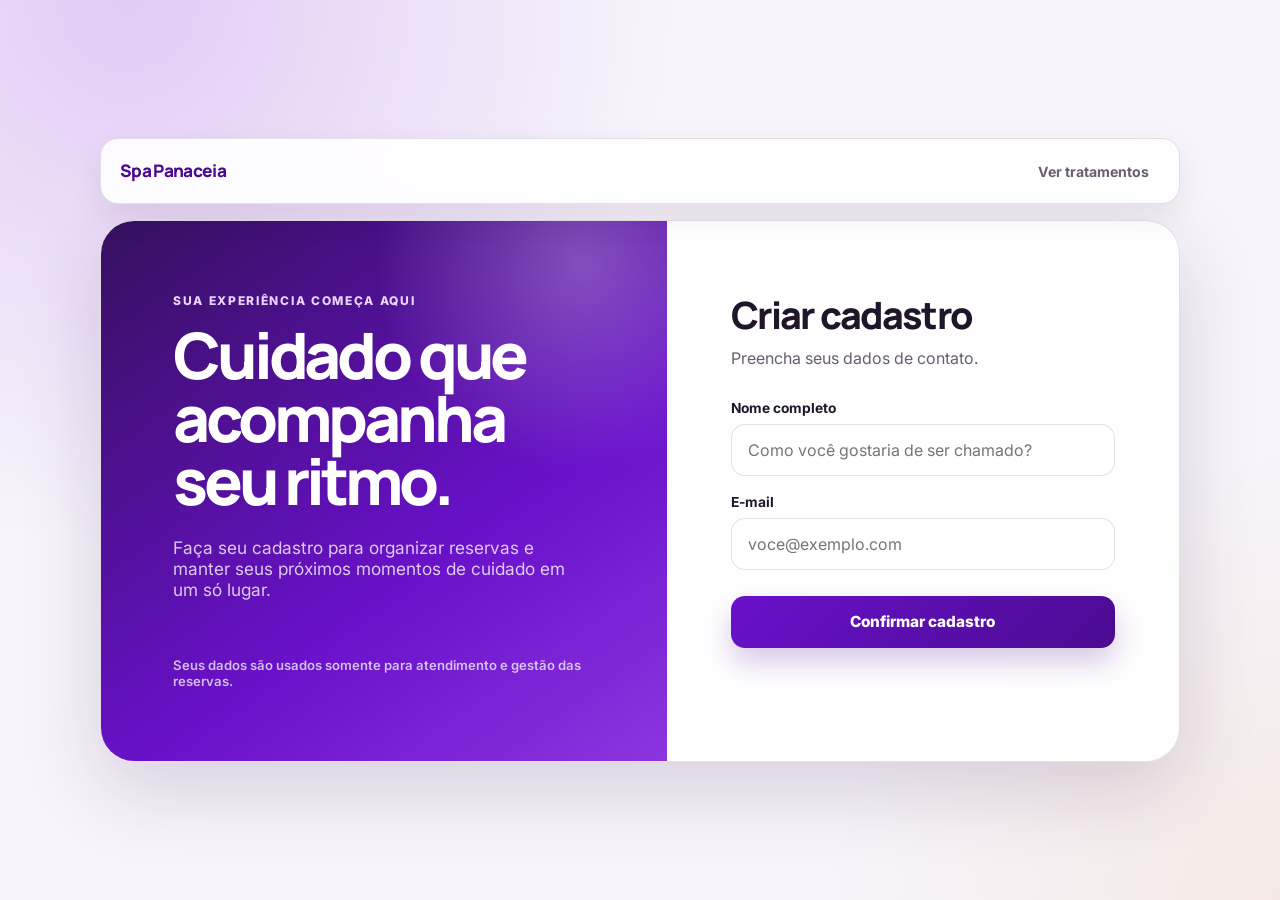
<file: database/index.html>
<!DOCTYPE html>
<html lang="pt-BR">
<head>
    <meta charset="UTF-8">
    <meta name="viewport" content="width=device-width, initial-scale=1.0">
    <meta name="theme-color" content="#5c169f">
    <title>Cadastro | Spa Panaceia</title>
    <link rel="preconnect" href="https://fonts.googleapis.com">
    <link rel="preconnect" href="https://fonts.gstatic.com" crossorigin>
    <link href="https://fonts.googleapis.com/css2?family=Inter:wght@400;500;600;700&family=Manrope:wght@600;700;800&display=swap" rel="stylesheet">
    <style>
        :root {
            --body: "Inter", system-ui, sans-serif; --display: "Manrope", var(--body);
            --brand: #6a11cb; --brand-deep: #4b0b91; --brand-soft: #f2e7ff;
            --ink: #201629; --muted: #695d72; --canvas: #f8f4fb;
            --surface: rgba(255,255,255,.9); --line: rgba(64,35,84,.14);
            --danger: #b42318; --success: #087a55; --radius: 14px;
            --shadow: 0 28px 80px rgba(48,16,70,.16); --ease: cubic-bezier(.2,.8,.2,1);
        }
        * { box-sizing: border-box; }
        body {
            min-height: 100vh; margin: 0; display: grid; place-items: center;
            padding: clamp(.75rem, 4vw, 3rem); color: var(--ink); font-family: var(--body);
            background: radial-gradient(circle at 10% 0%, rgba(152,75,229,.24), transparent 34rem), radial-gradient(circle at 100% 100%, rgba(230,192,143,.2), transparent 28rem), var(--canvas);
        }
        .page-shell { width: min(100%, 1080px); }
        nav { display: flex; align-items: center; justify-content: space-between; gap: 1rem; margin-bottom: 1rem; padding: .8rem .9rem .8rem 1.2rem; border: 1px solid var(--line); border-radius: 18px; background: var(--surface); box-shadow: 0 12px 32px rgba(48,16,70,.08); backdrop-filter: blur(16px); }
        .brand { color: var(--brand-deep); font: 800 1.08rem/1 var(--display); letter-spacing: -.04em; text-decoration: none; }
        .nav-link { padding: .7rem 1rem; color: var(--muted); border-radius: 11px; font-size: .88rem; font-weight: 700; text-decoration: none; transition: color .2s, background .2s, transform .2s; }
        .nav-link:hover { color: var(--brand-deep); background: var(--brand-soft); transform: translateY(-1px); }
        :is(a, button, input):focus-visible { outline: 3px solid rgba(106,17,203,.28); outline-offset: 3px; }
        .layout { display: grid; grid-template-columns: minmax(0,1.05fr) minmax(340px,.95fr); overflow: hidden; border: 1px solid var(--line); border-radius: clamp(22px,4vw,34px); background: var(--surface); box-shadow: var(--shadow); }
        .intro { min-height: 540px; padding: clamp(2rem,6vw,4.5rem); display: flex; flex-direction: column; justify-content: space-between; color: #fff; background: radial-gradient(circle at 85% 8%, rgba(255,255,255,.26), transparent 13rem), linear-gradient(145deg,#35105e,#6a11cb 62%,#8c35df); }
        .eyebrow { margin: 0 0 1rem; color: #ead5ff; font-size: .75rem; font-weight: 800; letter-spacing: .14em; text-transform: uppercase; }
        h1 { max-width: 10ch; margin: 0; font: 800 clamp(2.35rem,5vw,4.6rem)/.98 var(--display); letter-spacing: -.065em; }
        .intro-copy { max-width: 34rem; margin: 1.5rem 0 0; color: rgba(255,255,255,.78); font-size: clamp(.96rem,2vw,1.08rem); }
        .intro-note { margin: 2rem 0 0; color: rgba(255,255,255,.72); font-size: .82rem; font-weight: 600; }
        .container { align-self: center; padding: clamp(2rem,5vw,4rem); }
        .container h2 { margin: 0; font: 800 clamp(1.7rem,3vw,2.35rem)/1.08 var(--display); letter-spacing: -.045em; }
        .subtitle { margin: .75rem 0 2rem; color: var(--muted); }
        .form-group { margin-bottom: 1.15rem; }
        label { display: block; margin-bottom: .5rem; font-size: .86rem; font-weight: 700; }
        input { width: 100%; min-height: 52px; padding: .85rem 1rem; color: var(--ink); border: 1px solid var(--line); border-radius: var(--radius); background: rgba(255,255,255,.78); font: inherit; transition: border-color .2s, box-shadow .2s, background .2s; }
        input:hover { border-color: rgba(106,17,203,.34); }
        input:focus { border-color: var(--brand); outline: 0; box-shadow: 0 0 0 4px rgba(106,17,203,.12); background: #fff; }
        .submit-button { width: 100%; min-height: 52px; margin-top: .45rem; color: #fff; border: 0; border-radius: var(--radius); background: linear-gradient(135deg,var(--brand),var(--brand-deep)); box-shadow: 0 14px 28px rgba(76,11,145,.22); font: 800 .96rem var(--body); cursor: pointer; transition: transform .2s var(--ease), box-shadow .2s, opacity .2s; }
        .submit-button:hover:not(:disabled) { transform: translateY(-2px); box-shadow: 0 18px 34px rgba(76,11,145,.29); }
        .submit-button:active:not(:disabled) { transform: translateY(1px) scale(.99); }
        .submit-button:disabled { cursor: wait; opacity: .66; }
        #status { min-height: 1.5rem; margin-top: 1rem; color: var(--muted); font-size: .88rem; font-weight: 650; }
        #status.sucesso { color: var(--success); } #status.erro { color: var(--danger); }
        @media (max-width: 760px) { body { display: block; } .layout { grid-template-columns: 1fr; } .intro { min-height: 310px; } .container { padding: 2rem 1.25rem 2.5rem; } }
        @media (max-width: 420px) { nav { padding-left: 1rem; } .nav-link { padding: .65rem .75rem; } .intro { padding: 2rem 1.25rem; } }
        @media (prefers-color-scheme: dark) { :root { --ink: #f6effb; --muted: #c7b9cf; --canvas: #0d0812; --surface: rgba(27,17,38,.94); --line: rgba(236,217,255,.14); --brand-soft: rgba(151,76,225,.18); color-scheme: dark; } input { background: #1b1125; } input:focus { background: #21142d; } }
        @media (prefers-reduced-motion: reduce) { *, *::before, *::after { transition-duration: .01ms !important; animation-duration: .01ms !important; } }
    </style>
</head>
<body>
    <div class="page-shell">
        <nav aria-label="Navegação principal"><a class="brand" href="/">Spa Panaceia</a><a class="nav-link" href="/">Ver tratamentos</a></nav>
        <main class="layout">
            <section class="intro" aria-labelledby="cadastro-titulo">
                <div><p class="eyebrow">Sua experiência começa aqui</p><h1 id="cadastro-titulo">Cuidado que acompanha seu ritmo.</h1><p class="intro-copy">Faça seu cadastro para organizar reservas e manter seus próximos momentos de cuidado em um só lugar.</p></div>
                <p class="intro-note">Seus dados são usados somente para atendimento e gestão das reservas.</p>
            </section>
            <section class="container" aria-labelledby="formulario-titulo">
                <h2 id="formulario-titulo">Criar cadastro</h2><p class="subtitle">Preencha seus dados de contato.</p>
                <form id="cadastroForm">
                    <div class="form-group"><label for="nome">Nome completo</label><input type="text" id="nome" name="nome" placeholder="Como você gostaria de ser chamado?" autocomplete="name" maxlength="100" required></div>
                    <div class="form-group"><label for="email">E-mail</label><input type="email" id="email" name="email" placeholder="voce@exemplo.com" autocomplete="email" maxlength="254" required></div>
                    <button class="submit-button" id="botaoCadastro" type="submit">Confirmar cadastro</button>
                </form>
                <div id="status" role="status" aria-live="polite"></div>
            </section>
        </main>
    </div>
    <script nonce="__CSP_NONCE__">
        document.getElementById('cadastroForm').addEventListener('submit', async (evento) => {
            evento.preventDefault();
            const formulario = evento.currentTarget, status = document.getElementById('status'), botao = document.getElementById('botaoCadastro');
            const nome = document.getElementById('nome').value.trim(), email = document.getElementById('email').value.trim();
            status.className = ''; status.textContent = 'Enviando seus dados…'; botao.disabled = true; botao.textContent = 'Enviando…';
            try {
                const resposta = await fetch('/cadastrar', { method: 'POST', headers: { 'Content-Type': 'application/json' }, body: JSON.stringify({ nome, email }) });
                const resultado = await resposta.json().catch(() => ({}));
                if (!resposta.ok) throw new Error(resultado.error || 'Não foi possível concluir o cadastro.');
                status.className = 'sucesso'; status.textContent = `${nome}, seu cadastro foi realizado com sucesso.`; formulario.reset();
            } catch (erro) { status.className = 'erro'; status.textContent = erro.message || 'Não foi possível conectar ao servidor.'; }
            finally { botao.disabled = false; botao.textContent = 'Confirmar cadastro'; }
        });
    </script>
</body>
</html>
</file>
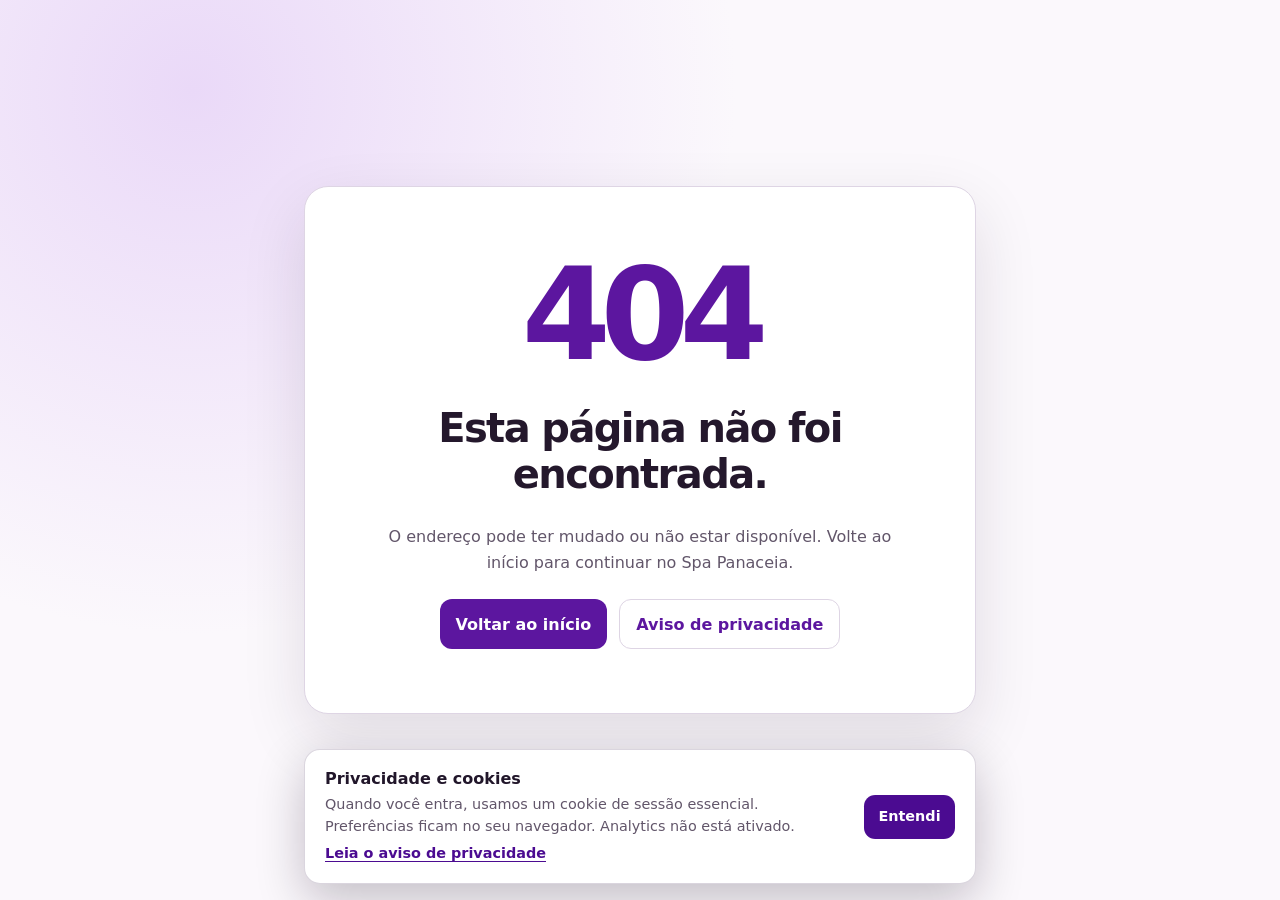
<file: templates/404.min.html>
<!doctype html><html lang=pt-BR><meta charset=utf-8><meta content="width=device-width,initial-scale=1" name=viewport><meta content="noindex, nofollow" name=robots><meta content=#6a11cb name=theme-color><title>Página não encontrada | Spa Panaceia</title><link href=/app-icon.svg rel=icon type=image/svg+xml><link href=/static/css/privacy-notice.min.css rel=stylesheet><script defer src=/static/js/privacy-notice.min.js></script><style>:root{color-scheme:light dark;--ink:#24182c;--muted:#62566a;--paper:#fbf8fc;--surface:#fff;--line:#ded5e4;--brand:#5c169f}*{box-sizing:border-box}body{min-height:100vh;color:var(--ink);background:radial-gradient(circle at 15% 10%,#ead9f8,transparent 34rem),var(--paper);place-items:center;margin:0;padding:1rem;font:1rem/1.6 system-ui,sans-serif;display:grid}main{border:1px solid var(--line);background:var(--surface);text-align:center;border-radius:1.5rem;width:min(100%,42rem);padding:clamp(1.5rem,7vw,4rem);box-shadow:0 1.5rem 4rem #23122d1f}.code{color:var(--brand);letter-spacing:-.08em;margin:0;font-size:clamp(4rem,18vw,8rem);font-weight:850;line-height:1}h1{letter-spacing:-.04em;font-size:clamp(1.7rem,6vw,2.5rem);line-height:1.15}p{color:var(--muted)}.actions{flex-wrap:wrap;justify-content:center;gap:.75rem;margin-top:1.5rem;display:flex}.actions a{color:#fff;background:var(--brand);border-radius:.75rem;justify-content:center;align-items:center;min-height:2.9rem;padding:.7rem 1rem;font-weight:750;text-decoration:none;display:inline-flex}.actions a.secondary{color:var(--brand);border:1px solid var(--line);background:0 0}:is(a,button):focus-visible{outline-offset:3px;outline:3px solid #8b35e8}@media (prefers-color-scheme:dark){:root{--ink:#f6effb;--muted:#c8bbcf;--paper:#120c18;--surface:#21172a;--line:#493b53;--brand:#e2c0ff}body{background:radial-gradient(circle at 15% 10%,#3c2450,transparent 34rem),var(--paper)}.actions a:not(.secondary){color:#fff;background:#5c169f}.actions a.secondary{color:#e2c0ff}}@media (width<=420px){.actions{flex-direction:column;align-items:stretch}}@media (prefers-reduced-motion:reduce){*,:before,:after{scroll-behavior:auto!important;transition:none!important;animation:none!important}}</style></head><body><main aria-labelledby=titulo-404><p aria-hidden=true class=code>404</p><h1 id=titulo-404>Esta página não foi encontrada.</h1><p>O endereço pode ter mudado ou não estar disponível. Volte ao início para continuar no Spa Panaceia.</p><nav aria-label=Ações class=actions><a href=/>Voltar ao início</a><a class=secondary href=/privacidade>Aviso de privacidade</a></nav></main><aside aria-labelledby=aviso-cookies-titulo class=aviso-cookies id=aviso-cookies role=region><div class=aviso-cookies__texto><h2 id=aviso-cookies-titulo>Privacidade e cookies</h2><p>Quando você entra, usamos um cookie de sessão essencial. Preferências ficam no seu navegador. Analytics não está ativado.</p><a href=/privacidade>Leia o aviso de privacidade</a></div><button id=aviso-cookies-fechar type=button>Entendi</button></aside></body></html>
</file>
